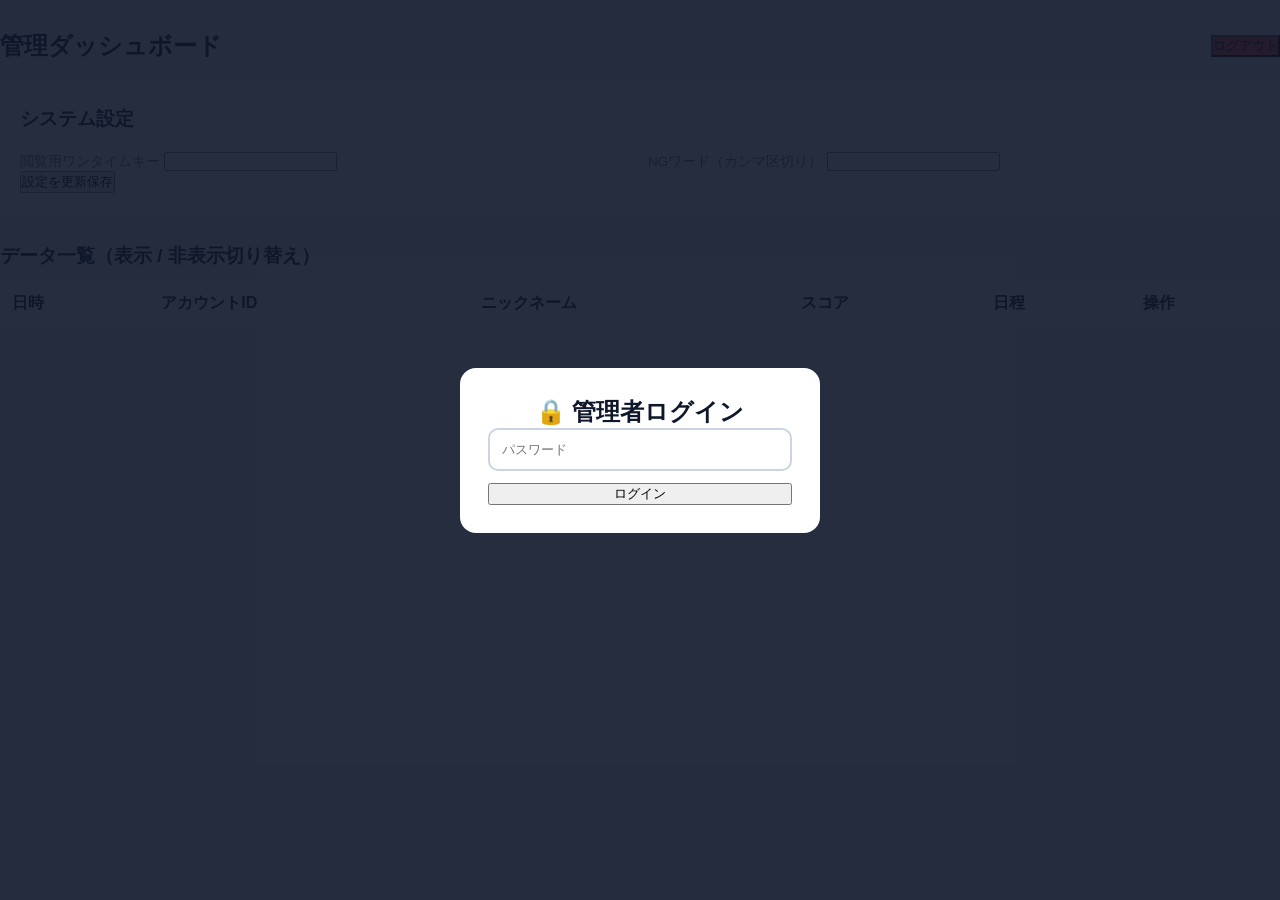
<file: admin/index.html>
<!DOCTYPE html>
<html lang="ja">
<head>
  <meta charset="UTF-8">
  <meta name="viewport" content="width=device-width, initial-scale=1.0">
  <title>システム管理</title>
  <link rel="stylesheet" href="/css/common.css">
</head>
<body>
  <div class="container" style="margin-top: 30px;">

    <!-- ログインオーバーレイ -->
    <div id="admin-login-overlay" style="display:none; position:fixed; top:0; left:0; width:100%; height:100%; background:rgba(15,23,42,0.9); justify-content:center; align-items:center; z-index:9999;">
      <div style="background:white; padding:28px; border-radius:16px; width:90%; max-width:360px; text-align:center; color:#0f172a;">
        <h2 style="margin-top:0;">🔒 管理者ログイン</h2>
        <input type="password" id="admin-login-password" placeholder="パスワード" style="width:100%; padding:12px; border:2px solid #cbd5e1; border-radius:10px; box-sizing:border-box; margin-bottom:12px;">
        <button class="btn" style="width:100%;" onclick="adminLogin()">ログイン</button>
        <p id="admin-login-error" style="color:#ef4444; font-weight:700; display:none; margin-top:12px;"></p>
      </div>
    </div>

    <div style="display: flex; justify-content: space-between; align-items: center; margin-bottom: 24px;">
      <h2>管理ダッシュボード</h2>
      <button class="btn" style="background:#ef4444;" onclick="Auth.logout()">ログアウト</button>
    </div>

    <!-- システム設定パネル -->
    <div style="background: var(--bg-card); padding: 20px; border-radius: var(--radius); border: 1px solid var(--border); margin-bottom: 30px;">
      <h3 style="margin-bottom: 16px;">システム設定</h3>
      <div style="display: grid; grid-template-columns: 1fr 1fr; gap: 16px;">
        <div>
          <label style="font-size: 0.85rem; color: var(--text-sub);">閲覧用ワンタイムキー</label>
          <input type="text" id="one-time-key-setting" class="input-field" style="margin-top: 4px;">
        </div>
        <div>
          <label style="font-size: 0.85rem; color: var(--text-sub);">NGワード（カンマ区切り）</label>
          <input type="text" id="ng-words-setting" class="input-field" style="margin-top: 4px;">
        </div>
      </div>
      <button class="btn" onclick="saveSettings()">設定を更新保存</button>
    </div>

    <!-- データ一覧 -->
    <h3>データ一覧（表示 / 非表示切り替え）</h3>
    <div style="overflow-x: auto; margin-top: 12px;">
      <table style="width: 100%; border-collapse: collapse; background: var(--bg-card); border-radius: var(--radius); border: 1px solid var(--border);">
        <thead>
          <tr style="background: rgba(255,255,255,0.05); text-align: left;">
            <th style="padding: 12px;">日時</th>
            <th style="padding: 12px;">アカウントID</th>
            <th style="padding: 12px;">ニックネーム</th>
            <th style="padding: 12px;">スコア</th>
            <th style="padding: 12px;">日程</th>
            <th style="padding: 12px;">操作</th>
          </tr>
        </thead>
        <tbody id="admin-table-body">
          <!-- JS描画 -->
        </tbody>
      </table>
    </div>
  </div>

  <script src="/js/config.js"></script>
  <script src="/js/auth.js"></script>
  <script src="/js/dashboard.js"></script>
</body>
</html>
</file>
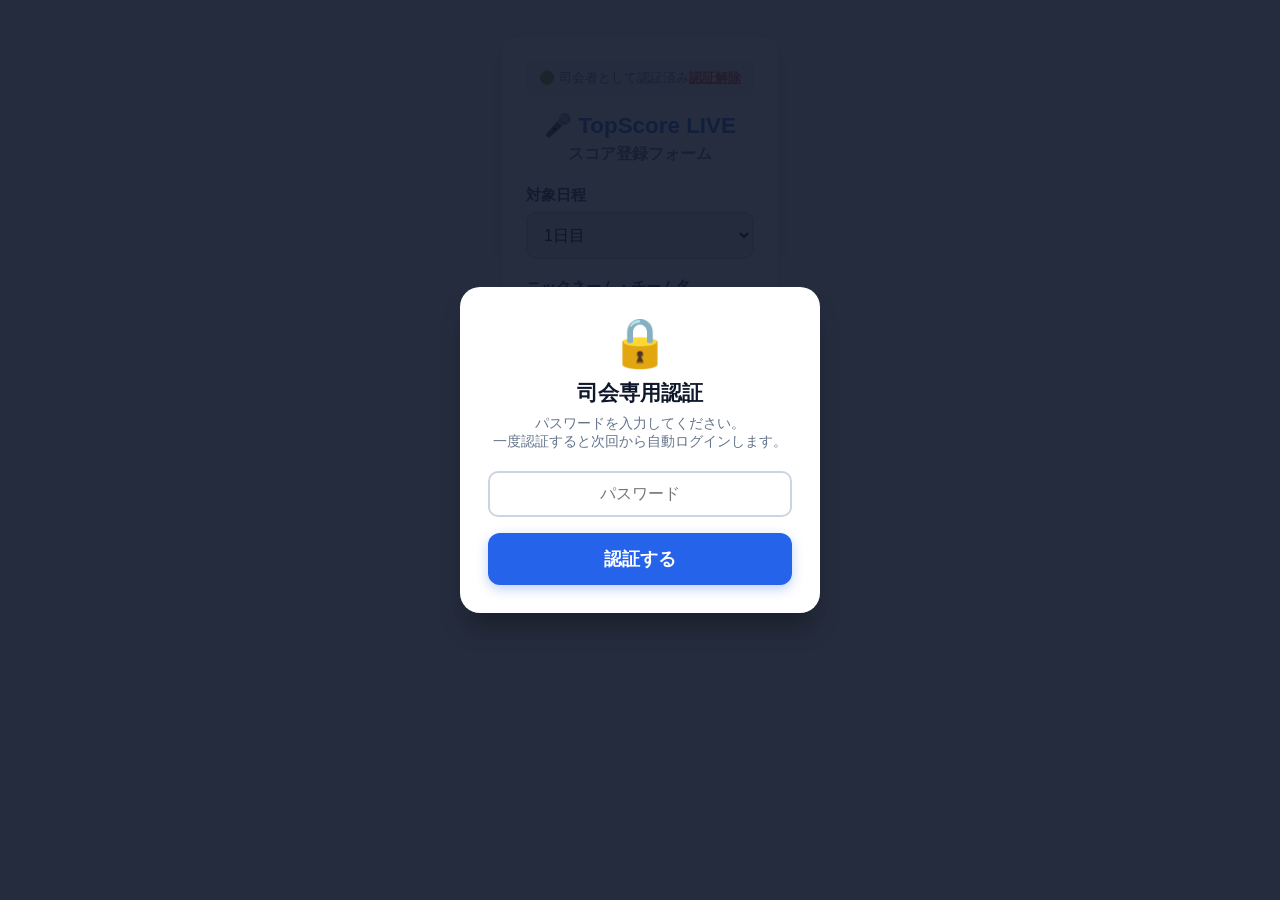
<file: admin.html>
<!DOCTYPE html>
<html lang="ja">
<head>
  <meta charset="UTF-8">
  <meta name="viewport" content="width=device-width, initial-scale=1.0">
  <title>TopScore LIVE - 司会用スコア入力</title>
  <link rel="stylesheet" href="css/common.css">
  <style>
    body {
      background-color: #f1f5f9;
      font-family: -apple-system, BlinkMacSystemFont, "Segoe UI", Roboto, "Helvetica Neue", Arial, sans-serif;
      margin: 0;
      padding: 16px;
      color: #0f172a;
    }
    .admin-card {
      max-width: 480px;
      margin: 20px auto;
      background: #ffffff;
      border-radius: 16px;
      padding: 24px;
      box-shadow: 0 10px 25px rgba(0,0,0,0.08);
      border: 1px solid #e2e8f0;
    }
    .admin-title {
      font-size: 1.4rem;
      font-weight: 800;
      color: #2563eb;
      margin-top: 0;
      margin-bottom: 20px;
      text-align: center;
    }
    .form-group {
      margin-bottom: 18px;
    }
    .form-group label {
      display: block;
      font-weight: 700;
      margin-bottom: 6px;
      font-size: 0.95rem;
      color: #334155;
    }
    .form-group input, .form-group select {
      width: 100%;
      padding: 12px;
      font-size: 1rem;
      border: 2px solid #cbd5e1;
      border-radius: 10px;
      box-sizing: border-box;
      outline: none;
      transition: border-color 0.2s;
    }
    .form-group input:focus, .form-group select:focus {
      border-color: #2563eb;
    }
    .submit-btn {
      width: 100%;
      padding: 14px;
      background-color: #2563eb;
      color: #ffffff;
      border: none;
      border-radius: 12px;
      font-size: 1.1rem;
      font-weight: 800;
      cursor: pointer;
      box-shadow: 0 4px 12px rgba(37, 99, 235, 0.3);
      transition: background-color 0.2s, transform 0.1s;
    }
    .submit-btn:hover {
      background-color: #1d4ed8;
    }
    .submit-btn:active {
      transform: scale(0.98);
    }
    .auth-overlay {
      position: fixed;
      top: 0;
      left: 0;
      width: 100%;
      height: 100%;
      background: rgba(15, 23, 42, 0.9);
      display: flex;
      justify-content: center;
      align-items: center;
      z-index: 9999;
      padding: 16px;
      box-sizing: border-box;
    }
    .auth-box {
      background: white;
      padding: 28px;
      border-radius: 20px;
      width: 100%;
      max-width: 360px;
      text-align: center;
      box-shadow: 0 20px 25px -5px rgba(0, 0, 0, 0.3);
    }
    .status-msg {
      margin-top: 12px;
      padding: 10px;
      border-radius: 8px;
      font-size: 0.9rem;
      font-weight: 700;
      display: none;
      text-align: center;
    }
    .status-msg.success {
      background-color: #dcfce7;
      color: #15803d;
    }
    .status-msg.error {
      background-color: #fee2e2;
      color: #b91c1c;
    }
    .auth-badge {
      display: flex;
      justify-content: space-between;
      align-items: center;
      background: #f8fafc;
      padding: 8px 12px;
      border-radius: 8px;
      font-size: 0.8rem;
      color: #64748b;
      margin-bottom: 16px;
      border: 1px solid #e2e8f0;
    }
    .logout-btn {
      background: none;
      border: none;
      color: #ef4444;
      font-weight: 700;
      cursor: pointer;
      font-size: 0.8rem;
      text-decoration: underline;
    }
  </style>
</head>
<body>

  <!-- パスワード認証モーダル（未認証時のみ表示） -->
  <div id="auth-modal" class="auth-overlay">
    <div class="auth-box">
      <div style="font-size: 3rem; margin-bottom: 8px;">🔒</div>
      <h2 style="margin: 0 0 8px 0; font-size: 1.3rem; color: #0f172a;">司会専用認証</h2>
      <p style="font-size: 0.85rem; color: #64748b; margin-bottom: 20px;">パスワードを入力してください。<br>一度認証すると次回から自動ログインします。</p>
      <input type="password" id="auth-password-input" placeholder="パスワード" style="width: 100%; padding: 12px; font-size: 1rem; border: 2px solid #cbd5e1; border-radius: 10px; margin-bottom: 16px; box-sizing: border-box; text-align: center;">
      <button class="submit-btn" onclick="checkPassword()">認証する</button>
      <p id="auth-error-text" style="color: #ef4444; font-weight: 700; font-size: 0.85rem; margin-top: 12px; display: none;">パスワードが違います</p>
    </div>
  </div>

  <!-- スコア入力メインフォーム -->
  <div class="admin-card">
    <div class="auth-badge">
      <span>🟢 司会者として認証済み</span>
      <button class="logout-btn" onclick="logoutAdmin()">認証解除</button>
    </div>

    <h1 class="admin-title">🎤 TopScore LIVE<br><span style="font-size: 1rem; color: #64748b; font-weight: 600;">スコア登録フォーム</span></h1>

    <form id="score-form" onsubmit="handleScoreSubmit(event)">
      <div class="form-group">
        <label for="day-select">対象日程</label>
        <select id="day-select" required>
          <option value="day1">1日目</option>
          <option value="day2">2日目</option>
        </select>
      </div>

      <div class="form-group">
        <label for="nickname-input">ニックネーム・チーム名</label>
        <input type="text" id="nickname-input" placeholder="例: クレイジータイガー" required maxlength="20">
      </div>

      <div class="form-group">
        <label for="score-input">獲得スコア（点数）</label>
        <input type="number" id="score-input" placeholder="例: 12500" required min="0" max="9999999">
      </div>

      <button type="submit" class="submit-btn" id="submit-btn">スコアを送信・反映</button>
    </form>

    <div id="status-message" class="status-msg"></div>

    <div style="margin-top: 24px; text-align: center;">
      <a href="index.html" style="color: #64748b; font-size: 0.85rem; text-decoration: none; font-weight: 600;">← モニター画面を開く</a>
    </div>
  </div>

  <script src="js/config.js"></script>
  <script src="js/admin.js"></script>
</body>
</html>
</file>
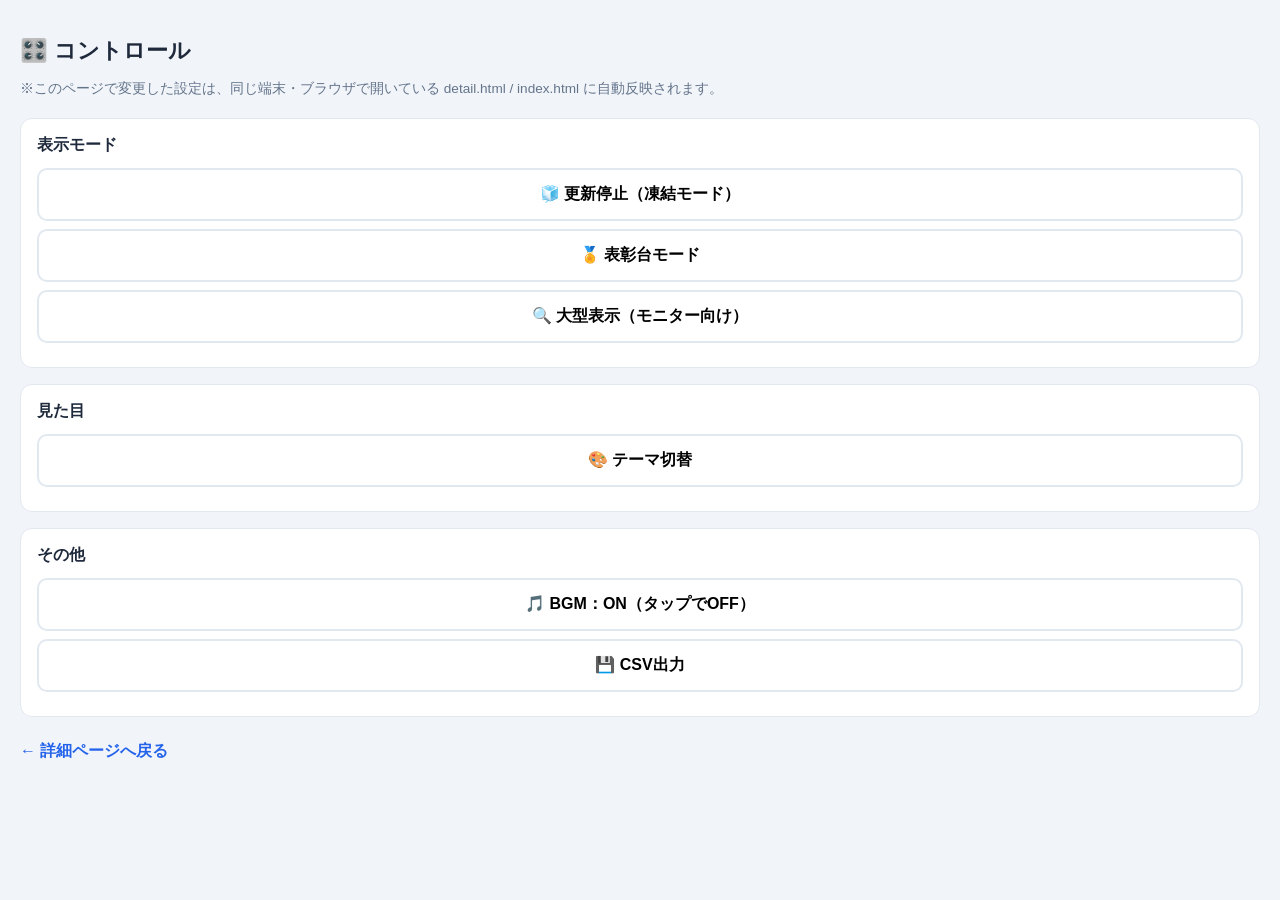
<file: control.html>
<!DOCTYPE html>
<html lang="ja">
<head>
  <meta charset="UTF-8">
  <meta name="viewport" content="width=device-width, initial-scale=1.0">
  <title>TopScore LIVE コントロール</title>
  <style>
    body { font-family: -apple-system, "Segoe UI", Roboto, sans-serif; background: #f1f5f9; margin: 0; padding: 20px; color: #1e293b; }
    h1 { font-size: 1.4rem; margin-bottom: 4px; }
    .note { font-size: 0.85rem; color: #64748b; margin-bottom: 20px; }
    .group { background: #fff; border: 1px solid #e2e8f0; border-radius: 12px; padding: 16px; margin-bottom: 16px; }
    .group h2 { font-size: 1rem; margin: 0 0 12px; }
    button { display: block; width: 100%; padding: 14px; margin-bottom: 8px; border: 2px solid #e2e8f0; border-radius: 10px; background: #fff; font-weight: 800; font-size: 1rem; cursor: pointer; }
    button.active { background: #2563eb; color: #fff; border-color: #2563eb; }
    a.back { display: inline-block; margin-top: 8px; color: #2563eb; font-weight: 700; text-decoration: none; }
  </style>
</head>
<body>
  <h1>🎛️ コントロール</h1>
  <p class="note">※このページで変更した設定は、同じ端末・ブラウザで開いている detail.html / index.html に自動反映されます。</p>

  <div class="group">
    <h2>表示モード</h2>
    <button id="freeze">🧊 更新停止（凍結モード）</button>
    <button id="podium">🏅 表彰台モード</button>
    <button id="large">🔍 大型表示（モニター向け）</button>
  </div>

  <div class="group">
    <h2>見た目</h2>
    <button id="theme">🎨 テーマ切替</button>
  </div>

  <div class="group">
    <h2>その他</h2>
    <button id="bgm">🎵 BGM 切替</button>
    <button id="csv">💾 CSV出力</button>
  </div>

  <a class="back" href="detail.html">← 詳細ページへ戻る</a>

  <script src="js/config.js"></script>
  <script>
    const $ = id => document.getElementById(id);
    const get = k => localStorage.getItem(k);
    const set = (k, v) => localStorage.setItem(k, v);
    const THEMES = ['', 'theme-festa', 'theme-dark'];
    let themeIdx = THEMES.indexOf(get('topscore_theme') || '');

    function reflect() {
      $('freeze').classList.toggle('active', get('topscore_freeze') === '1');
      $('podium').classList.toggle('active', get('topscore_podium') === '1');
      $('large').classList.toggle('active', get('topscore_large') === '1');
      $('bgm').textContent = get('topscore_bgm') === 'off' ? '🎵 BGM：OFF（タップでON）' : '🎵 BGM：ON（タップでOFF）';
    }

    $('freeze').onclick = () => { set('topscore_freeze', get('topscore_freeze') === '1' ? '0' : '1'); reflect(); };
    $('podium').onclick = () => { set('topscore_podium', get('topscore_podium') === '1' ? '0' : '1'); reflect(); };
    $('large').onclick = () => { set('topscore_large', get('topscore_large') === '1' ? '0' : '1'); reflect(); };
    $('theme').onclick = () => {
      themeIdx = (themeIdx + 1) % THEMES.length;
      set('topscore_theme', THEMES[themeIdx]);
      reflect();
      $('theme').textContent = '🎨 テーマ：' + (['通常', 'フェスタ', 'ダーク'][themeIdx]);
    };
    $('bgm').onclick = () => { set('topscore_bgm', get('topscore_bgm') === 'off' ? 'on' : 'off'); reflect(); };

    $('csv').onclick = async () => {
      try {
        const res = await fetch(`${CONFIG.GAS_API_URL}?day=total`);
        const data = await res.json();
        const list = Array.isArray(data) ? data : (data.ranking || []);
        const lines = ['順位,ニックネーム,スコア'];
        let lastScore = null, lastRank = 0;
        list.forEach((item, i) => {
          const score = Number(item.score || 0);
          const rank = (i > 0 && score === lastScore) ? lastRank : i + 1;
          lastScore = score; lastRank = rank;
          lines.push(`${rank},"${String(item.nickname || item.name || '').replace(/"/g, '""')}",${score}`);
        });
        const blob = new Blob(['\uFEFF' + lines.join('\n')], { type: 'text/csv;charset=utf-8;' });
        const a = document.createElement('a');
        a.href = URL.createObjectURL(blob);
        a.download = 'ranking.csv';
        a.click();
        URL.revokeObjectURL(a.href);
      } catch (e) {
        alert('CSV出力に失敗しました');
      }
    };

    reflect();
  </script>
</body>
</html>
</file>
<file: css/common.css>
:root {
  --bg-primary: #f8fafc;
  --bg-card: #ffffff;
  --text-main: #0f172a;
  --text-sub: #64748b;
  --primary-color: #2563eb;
  --accent-gold: #f59e0b;
  --accent-silver: #94a3b8;
  --accent-bronze: #d97706;
  --border-color: #e2e8f0;
  --shadow-sm: 0 2px 6px rgba(0,0,0,0.06);
  --shadow-lg: 0 12px 28px -5px rgba(0,0,0,0.12);
}

/* --- 誤操作・タッチ・選択禁止設定 --- */
html, body {
  touch-action: none;
  user-select: none;
  -webkit-user-select: none;
  -ms-user-select: none;
  -webkit-touch-callout: none;
}

img, a {
  -webkit-user-drag: none;
  user-drag: none;
}

* {
  box-sizing: border-box;
  margin: 0;
  padding: 0;
}

body {
  background-color: var(--bg-primary);
  color: var(--text-main);
  font-family: -apple-system, BlinkMacSystemFont, "Segoe UI", Roboto, "Helvetica Neue", Arial, sans-serif;
  min-height: 100vh;
  display: flex;
  flex-direction: column;
}

/* 全画面レイアウト（最大幅を広げてゆったり表示） */
.app-container {
  width: 100%;
  max-width: 1400px;
  margin: 0 auto;
  padding: 20px 32px;
  flex: 1;
}

/* ヘッダー（タイトルを大型化） */
.header-bar {
  display: flex;
  justify-content: space-between;
  align-items: center;
  padding: 18px 0;
  border-bottom: 3px solid var(--border-color);
  margin-bottom: 24px;
}

.site-title {
  font-size: 2.6rem; /* 1.8rem → 2.6rem に拡大 */
  font-weight: 900;
  letter-spacing: -0.01em;
  background: linear-gradient(135deg, #1e3a8a, #2563eb);
  -webkit-background-clip: text;
  -webkit-text-fill-color: transparent;
}

/* ハンバーガーボタン（大型化） */
.menu-btn {
  background: #ffffff;
  border: 2px solid var(--border-color);
  border-radius: 14px;
  font-size: 1.8rem;
  width: 56px;
  height: 56px;
  cursor: pointer;
  box-shadow: var(--shadow-sm);
  transition: all 0.2s ease;
  display: flex;
  align-items: center;
  justify-content: center;
}

.menu-btn:hover {
  background: #f1f5f9;
  transform: scale(1.05);
}

/* サイドドロップダウンメニュー */
.nav-menu {
  display: none;
  position: absolute;
  top: 85px;
  right: 32px;
  background: #ffffff;
  border: 2px solid var(--border-color);
  border-radius: 18px;
  box-shadow: var(--shadow-lg);
  width: 320px;
  z-index: 100;
  overflow: hidden;
}

.nav-menu.active {
  display: block;
  animation: slideDown 0.2s ease-out;
}

.nav-item {
  width: 100%;
  padding: 18px 24px;
  border: none;
  background: none;
  text-align: left;
  font-size: 1.1rem;
  font-weight: 700;
  color: var(--text-main);
  cursor: pointer;
  display: flex;
  align-items: center;
  gap: 14px;
  border-bottom: 1px solid #f1f5f9;
}

.nav-item:hover {
  background: #eff6ff;
  color: var(--primary-color);
}

/* カテゴリ切り替えタブ（大型化） */
.category-nav {
  display: flex;
  gap: 14px;
  margin-bottom: 28px;
}

.tab-btn {
  flex: 1;
  padding: 16px;
  border: 3px solid var(--border-color);
  background: #ffffff;
  border-radius: 16px;
  font-weight: 800;
  font-size: 1.3rem; /* 1.0rem → 1.3rem に拡大 */
  color: var(--text-sub);
  cursor: pointer;
  transition: all 0.2s ease;
}

.tab-btn.active {
  background: var(--primary-color);
  color: #ffffff;
  border-color: var(--primary-color);
  box-shadow: 0 6px 16px rgba(37, 99, 235, 0.3);
}

/* ランキングリスト */
.ranking-list {
  display: flex;
  flex-direction: column;
  gap: 16px;
}

/* カード全般（縦横サイズ・文字・余白の大型化） */
.viewer-card {
  background: var(--bg-card);
  border: 2px solid var(--border-color);
  border-radius: 20px;
  padding: 20px 32px; /* カードを上下左右に太く拡大 */
  display: flex;
  justify-content: space-between;
  align-items: center;
  box-shadow: var(--shadow-sm);
  transition: transform 0.2s ease, box-shadow 0.2s ease;
}

.viewer-card:hover {
  transform: translateY(-2px);
  box-shadow: var(--shadow-lg);
}

/* 上位ランク特別スタイル */
.rank-1 {
  border: 3px solid var(--accent-gold);
  background: linear-gradient(135deg, #ffffff, #fffbe0);
}
.rank-1 .rank-badge { background: var(--accent-gold); color: #fff; }

.rank-2 {
  border: 3px solid var(--accent-silver);
  background: linear-gradient(135deg, #ffffff, #f8fafc);
}
.rank-2 .rank-badge { background: var(--accent-silver); color: #fff; }

.rank-3 {
  border: 3px solid var(--accent-bronze);
  background: linear-gradient(135deg, #ffffff, #fff7ed);
}
.rank-3 .rank-badge { background: var(--accent-bronze); color: #fff; }

/* 順位バッジの大型化 */
.rank-badge {
  width: 52px;  /* 38px → 52px に拡大 */
  height: 52px;
  border-radius: 50%;
  background: #e2e8f0;
  color: var(--text-main);
  display: flex;
  align-items: center;
  justify-content: center;
  font-weight: 900;
  font-size: 1.5rem; /* 1.1rem → 1.5rem に拡大 */
}

/* ニックネームの大型化（viewer.js 内のインラインスタイルもカバー） */
.viewer-card span {
  font-size: 1.5rem !important; /* 文字をはっきり見やすく拡大 */
}

/* 点数表示の大型化 */
.score-text {
  font-weight: 900;
  font-size: 2.2rem !important; /* 1.4rem → 2.2rem に大幅拡大 */
  color: var(--primary-color);
}

.score-text span {
  font-size: 1.2rem !important; /* 「点」の文字サイズ */
}

/* モーダル */
.modal-overlay {
  display: none;
  position: fixed;
  top: 0; left: 0; width: 100%; height: 100%;
  background: rgba(15, 23, 42, 0.5);
  backdrop-filter: blur(4px);
  z-index: 200;
  align-items: center;
  justify-content: center;
}

.modal-content {
  background: #ffffff;
  border-radius: 24px;
  padding: 36px;
  width: 90%;
  max-width: 520px;
  box-shadow: var(--shadow-lg);
}

/* フッター */
footer {
  text-align: center;
  padding: 24px;
  font-size: 1rem;
  color: var(--text-sub);
  border-top: 2px solid var(--border-color);
  margin-top: auto;
}

@keyframes slideDown {
  from { opacity: 0; transform: translateY(-10px); }
  to { opacity: 1; transform: translateY(0); }
}
</file>
